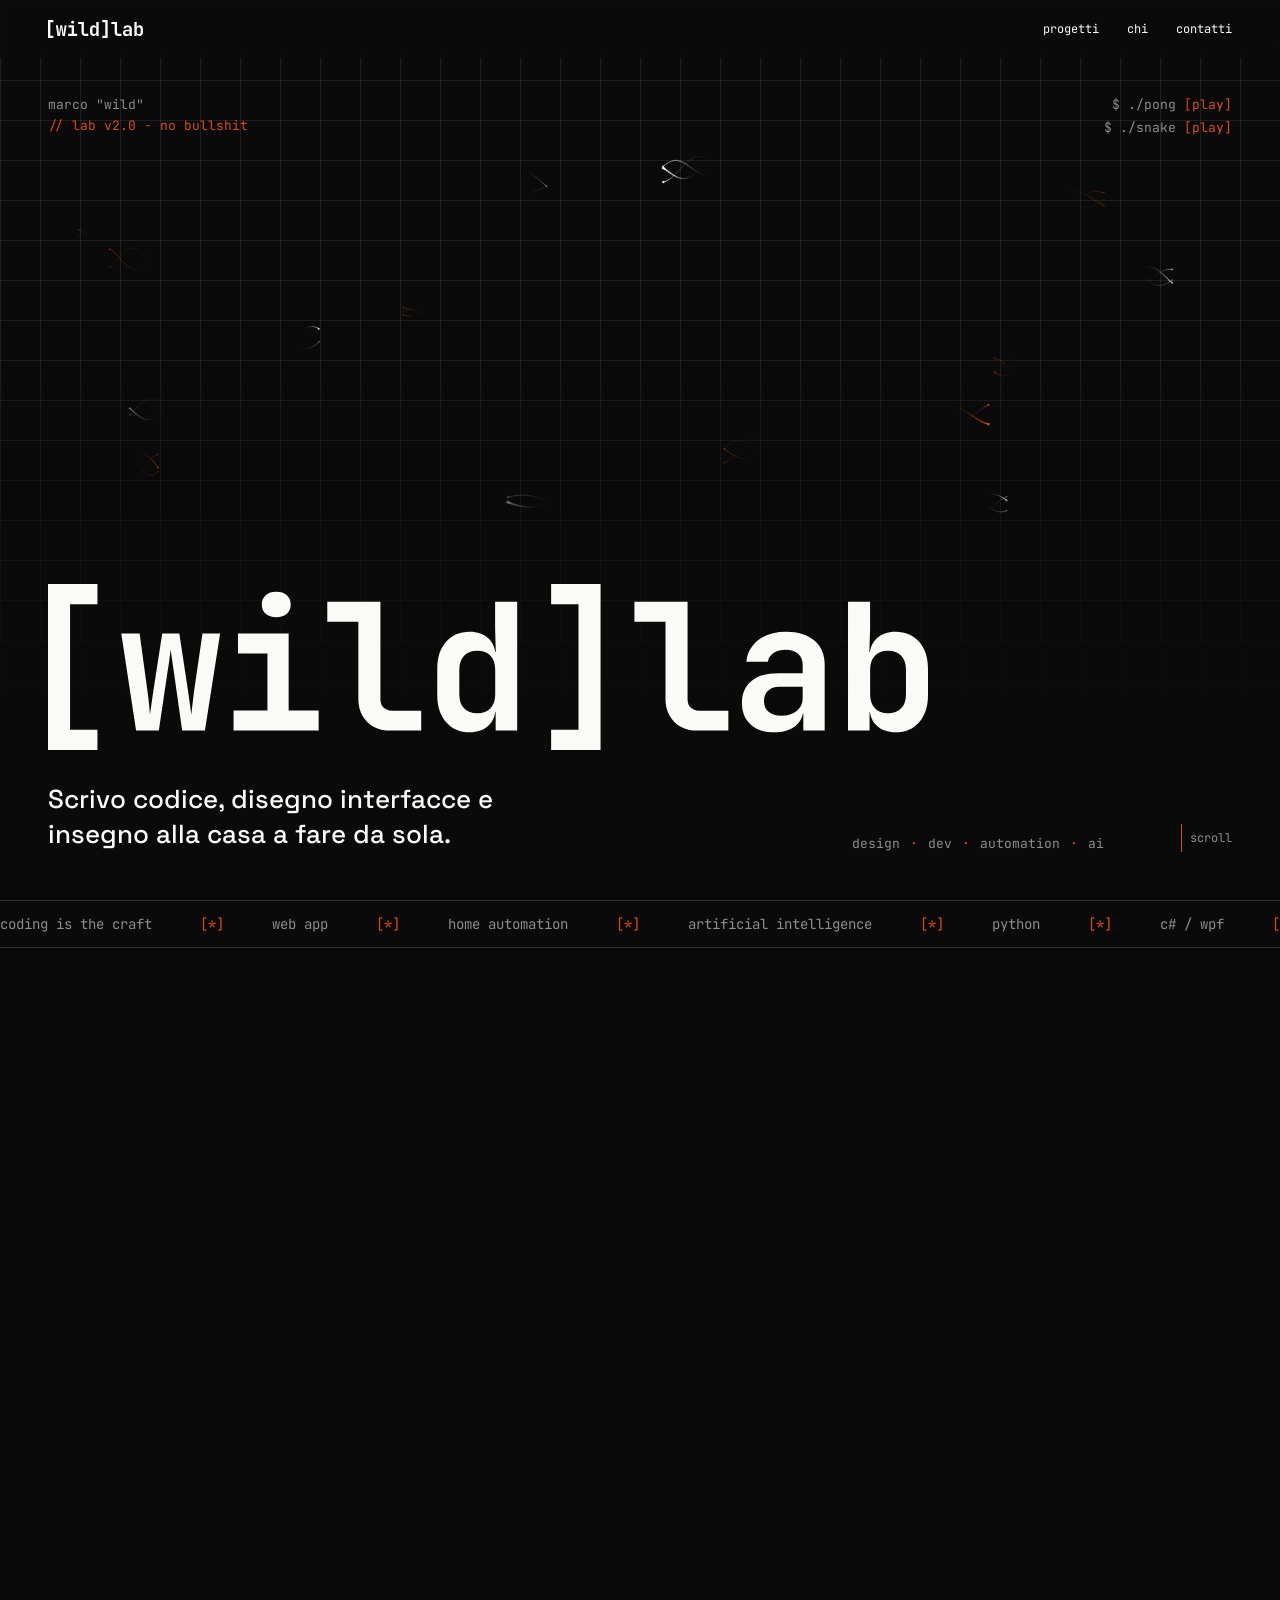
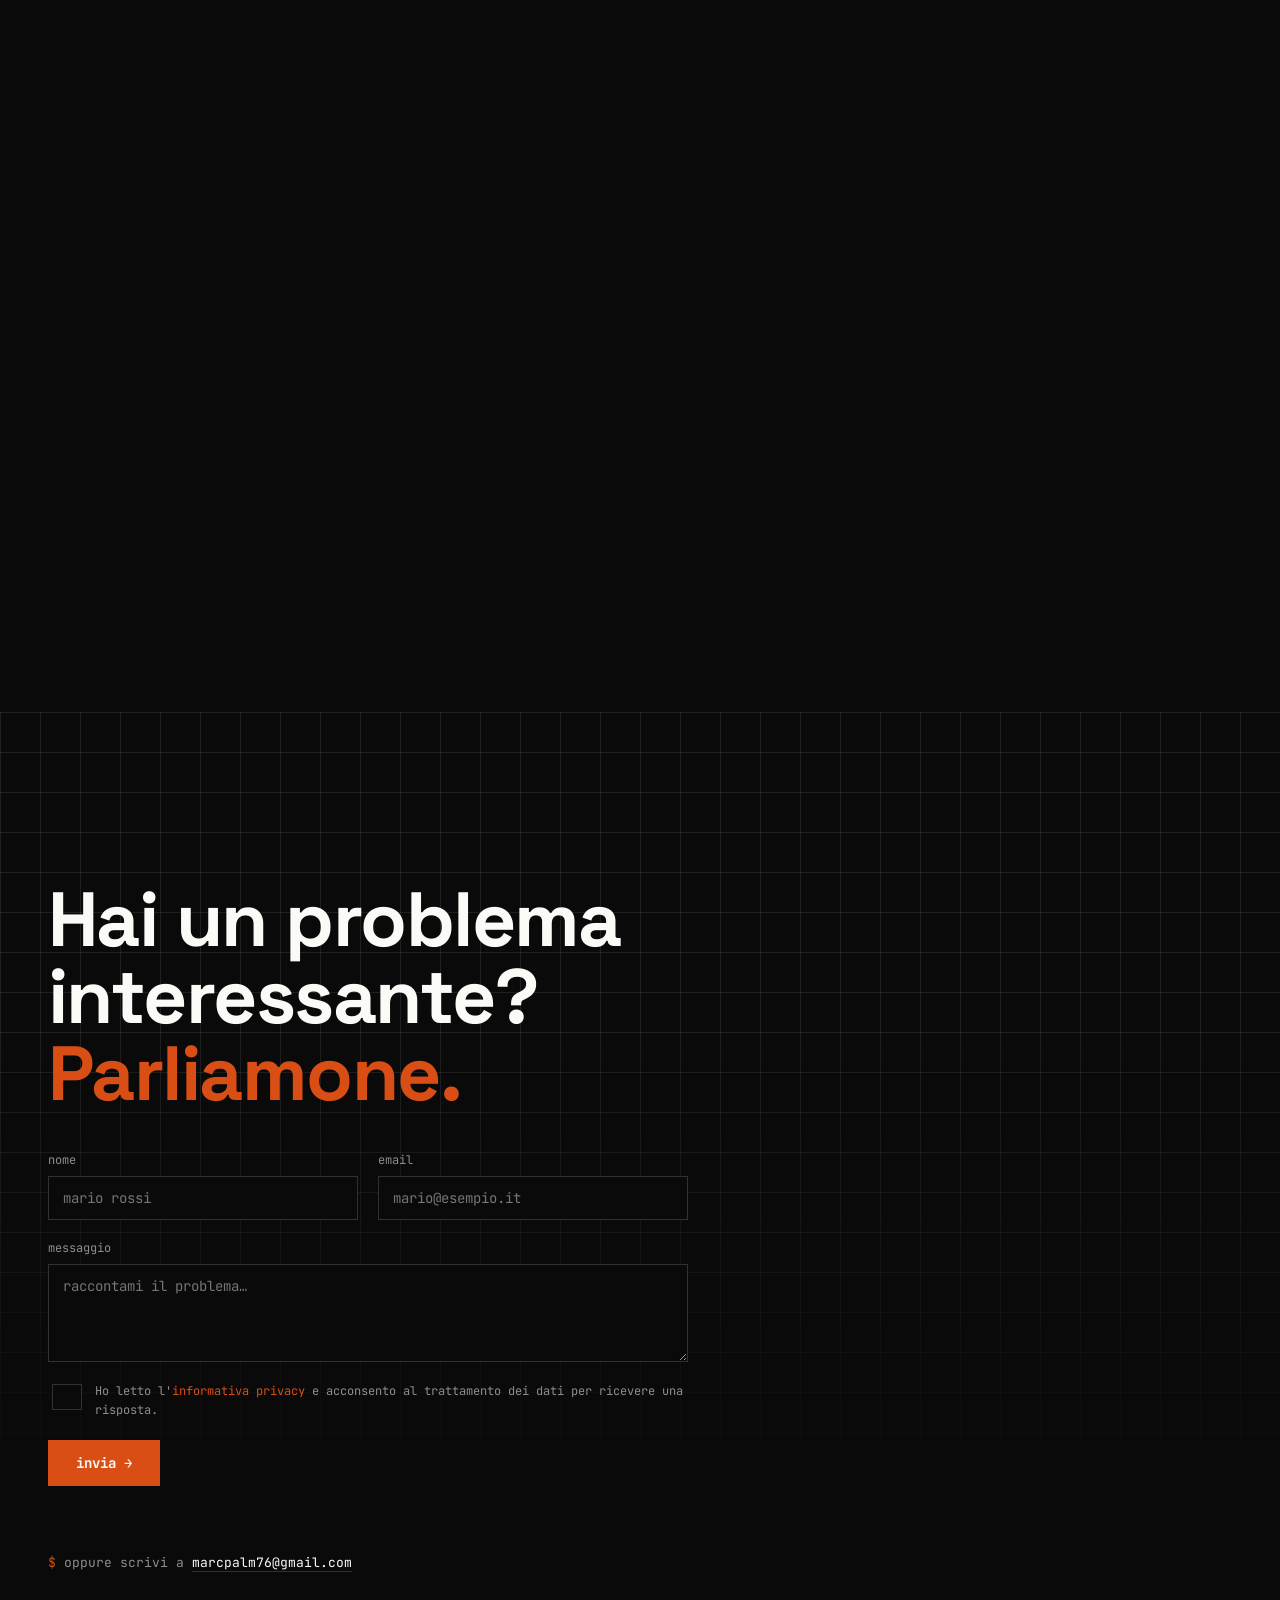
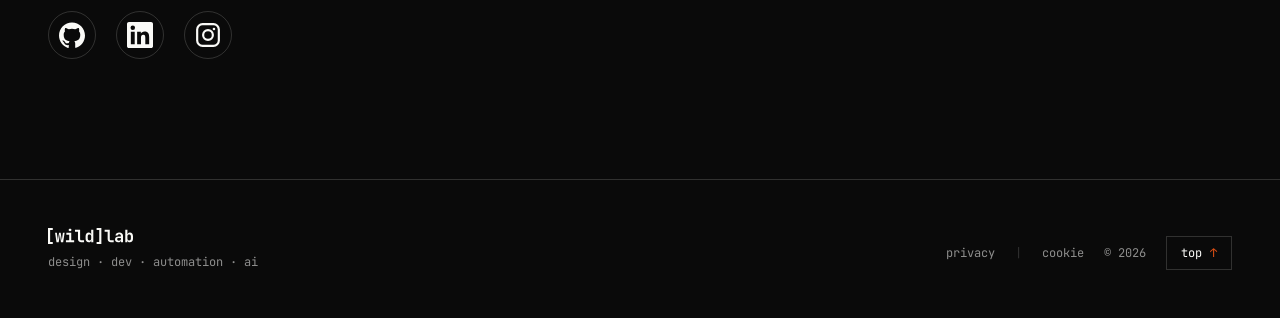
<file: index.html>
<!DOCTYPE html>
<html lang="it">
<head>
<meta charset="utf-8">
<meta name="viewport" content="width=device-width, initial-scale=1">
<script>
  // .js = contenuti animati via script; .booted = preloader già visto in questa sessione
  (function (d) {
    d.classList.add('js');
    var skip = window.matchMedia && window.matchMedia('(prefers-reduced-motion: reduce)').matches;
    try { if (sessionStorage.getItem('wl-booted')) skip = true; } catch (e) {}
    if (skip) d.classList.add('booted');
  })(document.documentElement);
</script>
<meta name="google-site-verification" content="6n95qmiWdIdMx7_6i-3iX0XWfZ9rsQnwUMPsYDpBGYw" />
<!-- Google Analytics - caricato solo dopo consenso (vedi js/main.js) -->
<script>
  window.dataLayer = window.dataLayer || [];
  function gtag(){dataLayer.push(arguments);}
  window.wlLoadGA = function () {
    if (window.__gaLoaded) return;
    window.__gaLoaded = true;
    var s = document.createElement('script');
    s.async = true;
    s.src = 'https://www.googletagmanager.com/gtag/js?id=G-8119K279L1';
    document.head.appendChild(s);
    gtag('js', new Date());
    gtag('config', 'G-8119K279L1');
  };
</script>
<title>[wild]lab - design · dev · automation · ai</title>
<meta name="description" content="Il laboratorio di Marco “Wild”: coding, web app, home automation e intelligenza artificiale. Niente fronzoli.">
<meta name="author" content="Marco Palmieri">
<meta name="publish_date" property="og:publish_date" content="2026-07-17T16:10:00+02:00">
<meta property="article:published_time" content="2026-07-17T16:10:00+02:00">
<meta property="article:modified_time" content="2026-10-28T11:00:00+01:00">
<meta property="article:author" content="Marco Palmieri">
<meta property="og:type" content="website">
<meta property="og:url" content="https://lordhenry76.github.io/">
<meta property="og:title" content="[wild]lab - design · dev · automation · ai">
<meta property="og:description" content="Il laboratorio di Marco “Wild”: coding, web app, home automation e intelligenza artificiale. Niente fronzoli.">
<meta property="og:image" content="https://lordhenry76.github.io/assets/og-image.png">
<meta property="og:image:width" content="1200">
<meta property="og:image:height" content="630">
<meta property="og:image:alt" content="[wild]lab - Scrivo codice, disegno interfacce e insegno alla casa a fare da sola.">
<meta property="og:locale" content="it_IT">
<meta name="twitter:card" content="summary_large_image">
<link rel="icon" href="assets/favicon.svg" type="image/svg+xml">
<link rel="icon" href="assets/favicon-32.png" sizes="32x32" type="image/png">
<link rel="apple-touch-icon" href="assets/favicon-180.png">
<link rel="canonical" href="https://lordhenry76.github.io/">
<link rel="stylesheet" href="css/style.css">
<script type="application/ld+json">
{
  "@context": "https://schema.org",
  "@graph": [
    {
      "@type": "Person",
      "@id": "https://lordhenry76.github.io/#marco",
      "name": "Marco Palmieri",
      "alternateName": "Marco “Wild”",
      "url": "https://lordhenry76.github.io/",
      "image": "https://lordhenry76.github.io/assets/marco-ritratto-fade.webp",
      "jobTitle": "Developer & designer",
      "description": "Coding, web app, home automation e intelligenza artificiale.",
      "knowsAbout": [
        "Python",
        "JavaScript",
        "C#",
        "WPF",
        "Home Assistant",
        "ESPHome",
        "Docker",
        "LLM",
        "RAG",
        "Web design"
      ],
      "sameAs": [
        "https://github.com/LordHenry76",
        "https://www.linkedin.com/in/marco-palmieri-2021/",
        "https://www.instagram.com/lordhenry76/"
      ]
    },
    {
      "@type": "WebSite",
      "@id": "https://lordhenry76.github.io/#site",
      "url": "https://lordhenry76.github.io/",
      "name": "[wild]lab",
      "inLanguage": "it-IT",
      "author": {
        "@id": "https://lordhenry76.github.io/#marco"
      }
    }
  ]
}
</script>
</head>
<body>

<div id="preloader">
  <div id="boot">
    <div class="line cursor-line"><span class="prompt">$</span><span class="cursor"></span></div>
  </div>
</div>

<nav>
  <a class="logo" href="#top"><img src="assets/wildlab-logo-negative.svg" alt="[wild]lab"></a>
  <div class="menu">
    <a href="#lavori">progetti</a>
    <a href="#chi">chi</a>
    <a href="#contatti">contatti</a>
  </div>
</nav>

<header id="top">
  <div class="grid-bg"></div>
  <div class="hero-meta mono">
    <span>marco "wild"</span>
    <span class="comment">// lab v2.0 - no bullshit</span>
  </div>
  <div class="arcade-links">
    <button type="button" class="pong-link mono" id="pong-link">$ ./pong <span class="accent">[play]</span></button>
    <button type="button" class="pong-link mono" id="snake-link">$ ./snake <span class="accent">[play]</span></button>
  </div>
  <canvas class="hero-particles" id="hero-particles" aria-hidden="true"></canvas>
  <div class="hero-content">
    <img class="hero-logo reveal" src="assets/wildlab-logo-negative.svg" alt="[wild]lab">
    <div class="hero-row">
      <p class="hero-claim reveal">Scrivo codice, disegno interfacce e insegno alla casa a fare da sola.</p>
      <div class="hero-tags">
        <span>design</span><span class="dot">·</span><span>dev</span><span class="dot">·</span><span>automation</span><span class="dot">·</span><span>ai</span>
      </div>
    </div>
  </div>
  <div class="scroll-hint">scroll</div>
</header>

<div class="marquee">
  <div class="marquee-track">
    <span>coding is the craft</span><span class="sep">[*]</span><span>web app</span><span class="sep">[*]</span><span>home automation</span><span class="sep">[*]</span><span>artificial intelligence</span><span class="sep">[*]</span><span>python</span><span class="sep">[*]</span><span>c# / wpf</span><span class="sep">[*]</span><span>javascript</span><span class="sep">[*]</span><span>docker</span><span class="sep">[*]</span><span>self-hosted</span><span class="sep">[*]</span>
    <span>coding is the craft</span><span class="sep">[*]</span><span>web app</span><span class="sep">[*]</span><span>home automation</span><span class="sep">[*]</span><span>artificial intelligence</span><span class="sep">[*]</span><span>python</span><span class="sep">[*]</span><span>c# / wpf</span><span class="sep">[*]</span><span>javascript</span><span class="sep">[*]</span><span>docker</span><span class="sep">[*]</span><span>self-hosted</span><span class="sep">[*]</span>
  </div>
</div>

<section id="ambiti">
  <div class="kicker reveal">[01] - ambiti</div>
  <h2 class="reveal">Quattro ambiti, un unico metodo.</h2>
  <div class="ambiti-grid reveal">
    <div class="ambito">
      <span class="tag">[cod]</span>
      <h3>Coding</h3>
      <p>L'attività principale. Frontend, Python, WordPress, automazioni. Codice pulito che tra un anno si legge ancora.</p>
    </div>
    <div class="ambito">
      <span class="tag">[web]</span>
      <h3>Web app</h3>
      <p>Applicazioni web su misura: dal gestionale interno al prodotto pubblico. Interfacce essenziali, zero pesi morti.</p>
    </div>
    <div class="ambito">
      <span class="tag">[hau]</span>
      <h3>Home automation</h3>
      <p>Home Assistant, YAML, integrazioni. La casa che si accende, si spegne e si regola da sola - senza cloud inutili.</p>
    </div>
    <div class="ambito">
      <span class="tag">[ai]</span>
      <h3>Intelligenza artificiale</h3>
      <p>LLM e automazioni AI dentro flussi di lavoro reali. Strumenti che fanno risparmiare tempo, non demo da conferenza.</p>
    </div>
  </div>
</section>

<section id="lavori">
  <div class="kicker reveal">[02] - progetti selezionati</div>
  <h2 class="reveal">Qualche progetto, zero fronzoli.</h2>
  <div>

    <article class="progetto reveal">
      <div class="progetto-info">
        <div class="progetto-meta"><span class="num">01</span><span>desktop app</span><span>10/2026</span></div>
        <h3>lemonize</h3>
        <p>Convertitore ed editor di file per Windows: trascini un file, tieni premuto Shift, Alt o Ctrl e una ruota di scelte si apre attorno al puntatore per convertire, comprimere, modificare o condividere. Tutto gira in locale.</p>
        <div class="progetto-tags"><span>c#</span><span>wpf</span><span>ffmpeg</span></div>
        <a class="progetto-link" href="https://github.com/LordHenry76/lemonize" target="_blank" rel="noopener">github →</a>
      </div>
      <div class="mockup-ipad"><img src="assets/lemonize.webp" width="2552" height="1920" loading="lazy" decoding="async" alt="Lemonize: finestra principale, ruota di conversione ed editor"></div>
    </article>

    <article class="progetto reveal">
      <div class="progetto-info">
        <div class="progetto-meta"><span class="num">02</span><span>home assistant</span><span>10/2026</span></div>
        <h3>ha-amazon-orders</h3>
        <p>Integrazione non ufficiale per Home Assistant che segue le consegne degli ordini Amazon: stato, avanzamento e consegna prevista di ogni pacco, con un evento a ogni cambiamento.</p>
        <div class="progetto-tags"><span>home assistant</span><span>python</span><span>hacs</span></div>
        <a class="progetto-link" href="https://github.com/LordHenry76/ha-amazon-orders" target="_blank" rel="noopener">github →</a>
      </div>
      <div class="mockup-ipad"><img src="assets/ha-amazon-orders.webp" width="1276" height="960" loading="lazy" decoding="async" alt="Card ha-amazon-orders in Home Assistant su iPad"></div>
    </article>

    <article class="progetto reveal">
      <div class="progetto-info">
        <div class="progetto-meta"><span class="num">03</span><span>home assistant</span><span>10/2026</span></div>
        <h3>ha-deliveroo</h3>
        <p>Integrazione non ufficiale per Home Assistant che traccia gli ordini Deliveroo: stato, fasi dell'ordine, orario di arrivo, avanzamento e codice da dare al rider, con un evento a ogni cambiamento per costruire automazioni.</p>
        <div class="progetto-tags"><span>home assistant</span><span>python</span><span>hacs</span></div>
        <a class="progetto-link" href="https://github.com/LordHenry76/ha-deliveroo" target="_blank" rel="noopener">github →</a>
      </div>
      <div class="mockup-ipad"><img src="assets/ha-deliveroo.webp" width="1276" height="960" loading="lazy" decoding="async" alt="Card ha-deliveroo in Home Assistant su iPad"></div>
    </article>

    <article class="progetto reveal">
      <div class="progetto-info">
        <div class="progetto-meta"><span class="num">04</span><span>web app</span><span>09/2026</span></div>
        <h3>lobalù</h3>
        <p>Software gestionale per la ricezione lavorazioni di una moderna calzoleria con stampa ricevute e cartellini di lavorazione.</p>
        <div class="progetto-tags"><span>web app</span><span>html</span><span>python</span></div>
      </div>
      <div class="mockup-ipad"><img src="assets/lobalu.webp" width="1951" height="1468" loading="lazy" decoding="async" alt="Gestionale lobalù su iPad"></div>
    </article>

    <article class="progetto reveal">
      <div class="progetto-info">
        <div class="progetto-meta"><span class="num">05</span><span>design · dev</span><span>07/2026</span></div>
        <h3>avvocatofirmani.it</h3>
        <p>Design e sviluppo del sito per uno studio legale di Pescara specializzato in risarcimento danni: statico, veloce, ottimizzato per la conversione.</p>
        <div class="progetto-tags"><span>html</span><span>css</span><span>javascript</span></div>
        <a class="progetto-link" href="https://avvocatofirmani.it" target="_blank" rel="noopener">visita il sito →</a>
      </div>
      <div class="mockup-ipad"><img src="assets/avvocatofirmani.webp" width="1518" height="1142" loading="lazy" decoding="async" alt="avvocatofirmani.it su iPad"></div>
    </article>

    <article class="progetto reveal">
      <div class="progetto-info">
        <div class="progetto-meta"><span class="num">06</span><span>web app</span><span>04/2026</span></div>
        <h3>blacksheep POS</h3>
        <p>Punto cassa web per un locale di specialità abruzzesi: categorie, comande e stampe di reparto in un'unica interfaccia touch. In servizio per tutta la stagione estiva 2026: 8 persone, 5 reparti coordinati e oltre 70.000 arrosticini passati dalla griglia.</p>
        <div class="progetto-tags"><span>web app</span><span>pos</span><span>touch ui</span></div>
      </div>
      <div class="mockup-ipad"><img src="assets/blacksheep-pos.webp" width="1518" height="1142" loading="lazy" decoding="async" alt="Blacksheep POS su iPad"></div>
    </article>

    <article class="progetto reveal">
      <div class="progetto-info">
        <div class="progetto-meta"><span class="num">07</span><span>coding</span><span>02/2026</span></div>
        <h3>whatsapp gateway</h3>
        <p>Ponte self-hosted tra WhatsApp e Chatwoot per uno studio legale: i messaggi dei clienti arrivano in un'unica casella condivisa, invece di restare sparsi sui telefoni. Il bridge è scritto in Python e poggia su un gateway OpenWA che ho modificato a livello di sorgente TypeScript.</p>
        <div class="progetto-tags"><span>python</span><span>rest api</span><span>docker</span></div>
      </div>
      <div class="mockup-ipad"><img src="assets/whatsapp-gateway.webp" width="1736" height="1306" loading="lazy" decoding="async" alt="Chatwoot con canale WhatsApp su iPad"></div>
    </article>

    <article class="progetto reveal">
      <div class="progetto-info">
        <div class="progetto-meta"><span class="num">08</span><span>ai</span><span>05/2025</span></div>
        <h3>lexa</h3>
        <p>Assistente legale basato su LLM e Google Gemini Notebook: chatbot che interroga archivi nazionali e risponde citando le fonti.</p>
        <div class="progetto-tags"><span>llm</span><span>notebooklm</span><span>python</span></div>
      </div>
      <div class="mockup-browser"><div class="shot"><img src="assets/lexa.webp" width="1448" height="1086" loading="lazy" decoding="async" alt="Editor con la pipeline RAG di lexa"></div></div>
    </article>

    <article class="progetto reveal">
      <div class="progetto-info">
        <div class="progetto-meta"><span class="num">09</span><span>home automation</span><span>03/2021</span></div>
        <h3>home assistant</h3>
        <p>Configurazione Home Assistant completa: 40+ automazioni, dashboard custom e zero dipendenze cloud.</p>
        <div class="progetto-tags"><span>home assistant</span><span>yaml</span><span>esphome</span></div>
      </div>
      <div class="mockup-ipad"><img src="assets/home-assistant.webp" width="1518" height="1142" loading="lazy" decoding="async" alt="Dashboard Home Assistant su iPad"></div>
    </article>

  </div>
</section>

<section id="chi">
  <div class="cols">
    <div class="chi-col reveal">
      <div class="kicker">[03] - chi</div>
      <div class="ritratto-wrap">
        <img class="ritratto" src="assets/marco-ritratto-fade.webp" width="1024" height="1536" loading="lazy" decoding="async" alt="Ritratto di Marco">
      </div>
      <div class="chi-caption">marco "wild" · design &amp; dev</div>
    </div>
    <div class="chi-testo reveal">
      <h2>Wild nell'approccio, essenziale nel risultato.</h2>
      <p>Sono Marco, per gli amici "Wild". [wild]lab è il laboratorio con cui firmo tutto quello che progetto e sviluppo: interfacce, siti, automazioni domestiche e strumenti che usano l'AI per fare cose utili - non per fare scena.</p>
      <p>Il metodo è sempre lo stesso: capire il problema, togliere il superfluo, scrivere codice che tra un anno si legga ancora. Niente fronzoli, niente concessioni al trendy. Mille no per ogni sì.</p>
      <div class="stack">
        <div class="stack-row"><span class="k">linguaggi</span><span class="v">Python · JavaScript · PHP · YAML · SQL</span></div>
        <div class="stack-row"><span class="k">web</span><span class="v">Html · CSS · Flask · frontend vanilla · REST API · Wordpress</span></div>
        <div class="stack-row"><span class="k">automation</span><span class="v">Home Assistant · ESPHome · MQTT · Node-RED</span></div>
        <div class="stack-row"><span class="k">ai</span><span class="v">LLM API · RAG · function calling · automazioni</span></div>
        <div class="stack-row"><span class="k">design</span><span class="v">identità visive · UI · editoria · Figma</span></div>
      </div>
    </div>
  </div>
</section>

<section id="contatti">
  <div class="grid-bg"></div>
  <div class="inner">
    <div class="kicker reveal">[04] - contatti</div>
    <h2 class="reveal">Hai un problema interessante? <span style="color:var(--accent)">Parliamone.</span></h2>
    <form class="contact-form reveal" action="https://formspree.io/f/xlgqbeqo" method="POST">
      <div class="form-row">
        <label>nome
          <input type="text" name="nome" required placeholder="mario rossi">
        </label>
        <label>email
          <input type="email" name="email" required placeholder="mario@esempio.it">
        </label>
      </div>
      <label>messaggio
        <textarea name="messaggio" required rows="4" placeholder="raccontami il problema…"></textarea>
      </label>
      <label class="form-consent mono">
        <input type="checkbox" name="privacy" required>
        <span>Ho letto l'<a href="privacy.html">informativa privacy</a> e acconsento al trattamento dei dati per ricevere una risposta.</span>
      </label>
      <button type="submit">invia →</button>
    </form>
    <p class="contact-mail mono reveal"><span class="prompt">$</span> oppure scrivi a <a href="mailto:marcpalm76@gmail.com">marcpalm76@gmail.com</a></p>
    <div class="social-links reveal">
      <a href="https://github.com/LordHenry76/" target="_blank" rel="noopener" aria-label="GitHub">
        <svg viewBox="0 0 24 24" width="26" height="26" fill="currentColor" aria-hidden="true"><path d="M12 .5C5.37.5 0 5.87 0 12.5c0 5.3 3.44 9.8 8.21 11.39.6.11.82-.26.82-.58 0-.29-.01-1.04-.02-2.05-3.34.73-4.04-1.61-4.04-1.61-.55-1.39-1.34-1.76-1.34-1.76-1.09-.75.08-.73.08-.73 1.21.09 1.84 1.24 1.84 1.24 1.07 1.84 2.81 1.31 3.5 1 .11-.78.42-1.31.76-1.61-2.67-.3-5.47-1.33-5.47-5.93 0-1.31.47-2.38 1.24-3.22-.13-.3-.54-1.52.11-3.18 0 0 1.01-.32 3.3 1.23a11.5 11.5 0 016 0c2.29-1.55 3.3-1.23 3.3-1.23.65 1.66.24 2.88.12 3.18.77.84 1.23 1.91 1.23 3.22 0 4.61-2.8 5.62-5.48 5.92.43.37.81 1.1.81 2.22 0 1.6-.01 2.9-.01 3.29 0 .32.21.7.82.58C20.57 22.29 24 17.8 24 12.5 24 5.87 18.63.5 12 .5z"/></svg>
      </a>
      <a href="https://www.linkedin.com/in/marco-palmieri-2021/" target="_blank" rel="noopener" aria-label="LinkedIn">
        <svg viewBox="0 0 24 24" width="26" height="26" fill="currentColor" aria-hidden="true"><path d="M20.45 20.45h-3.56v-5.57c0-1.33-.02-3.04-1.85-3.04-1.85 0-2.14 1.45-2.14 2.94v5.67H9.35V9h3.42v1.56h.05c.48-.9 1.64-1.85 3.37-1.85 3.6 0 4.27 2.37 4.27 5.46v6.28zM5.34 7.43a2.07 2.07 0 110-4.14 2.07 2.07 0 010 4.14zM7.12 20.45H3.55V9h3.57v11.45zM22.22 0H1.77C.79 0 0 .77 0 1.72v20.56C0 23.23.79 24 1.77 24h20.45c.98 0 1.78-.77 1.78-1.72V1.72C24 .77 23.2 0 22.22 0z"/></svg>
      </a>
      <a href="https://www.instagram.com/lordhenry76/" target="_blank" rel="noopener" aria-label="Instagram">
        <svg viewBox="0 0 24 24" width="26" height="26" fill="none" stroke="currentColor" stroke-width="2" aria-hidden="true"><rect x="2" y="2" width="20" height="20" rx="5"/><circle cx="12" cy="12" r="4.5"/><circle cx="17.5" cy="6.5" r="1.2" fill="currentColor" stroke="none"/></svg>
      </a>
    </div>
  </div>
</section>

<footer>
  <div class="footer-brand">
    <img src="assets/wildlab-logo-negative.svg" alt="[wild]lab">
    <span>design · dev · automation · ai</span>
  </div>
  <div class="footer-meta">
    <a href="privacy.html">privacy</a>
    <span class="sep">|</span>
    <button type="button" class="cookie-prefs" id="cookie-prefs">cookie</button>
    <span>© 2026</span>
    <a class="top-link" href="#top">top <span class="arrow">↑</span></a>
  </div>
</footer>

<div class="cookie-banner mono" id="cookie-banner" hidden>
  <div class="cookie-msg"><span class="prompt">$</span> cookies --statistici <span class="sub">// Google Analytics, solo per capire quante persone passano di qui. <a href="privacy.html">informativa</a></span></div>
  <div class="cookie-actions">
    <button type="button" id="cookie-accept">[accetta]</button>
    <button type="button" id="cookie-reject">[rifiuta]</button>
  </div>
</div>

<div class="pong-overlay" id="pong-overlay" hidden>
  <div class="pong-bar mono"><span><span class="prompt">$</span> ./pong - primo a 5 vince</span><span>wildlab arcade v0.1</span></div>
  <canvas id="pong-canvas" width="720" height="480"></canvas>
  <div class="pong-bar mono"><span>mouse, dito o ↑/↓ per muoverti · spazio o tap per servire</span><button type="button" class="pong-close" id="pong-close">esci [esc]</button></div>
</div>

<div class="pong-overlay" id="snake-overlay" hidden>
  <div class="pong-bar mono"><span><span class="prompt">$</span> ./snake - mangia, cresci, non sbattere</span><span>wildlab arcade v0.1</span></div>
  <canvas id="snake-canvas" width="720" height="480"></canvas>
  <div class="pong-bar mono"><span>frecce o swipe per girare · spazio o tap per iniziare</span><button type="button" class="pong-close" id="snake-close">esci [esc]</button></div>
</div>

<script src="js/main.js"></script>
</body>
</html>
</file>
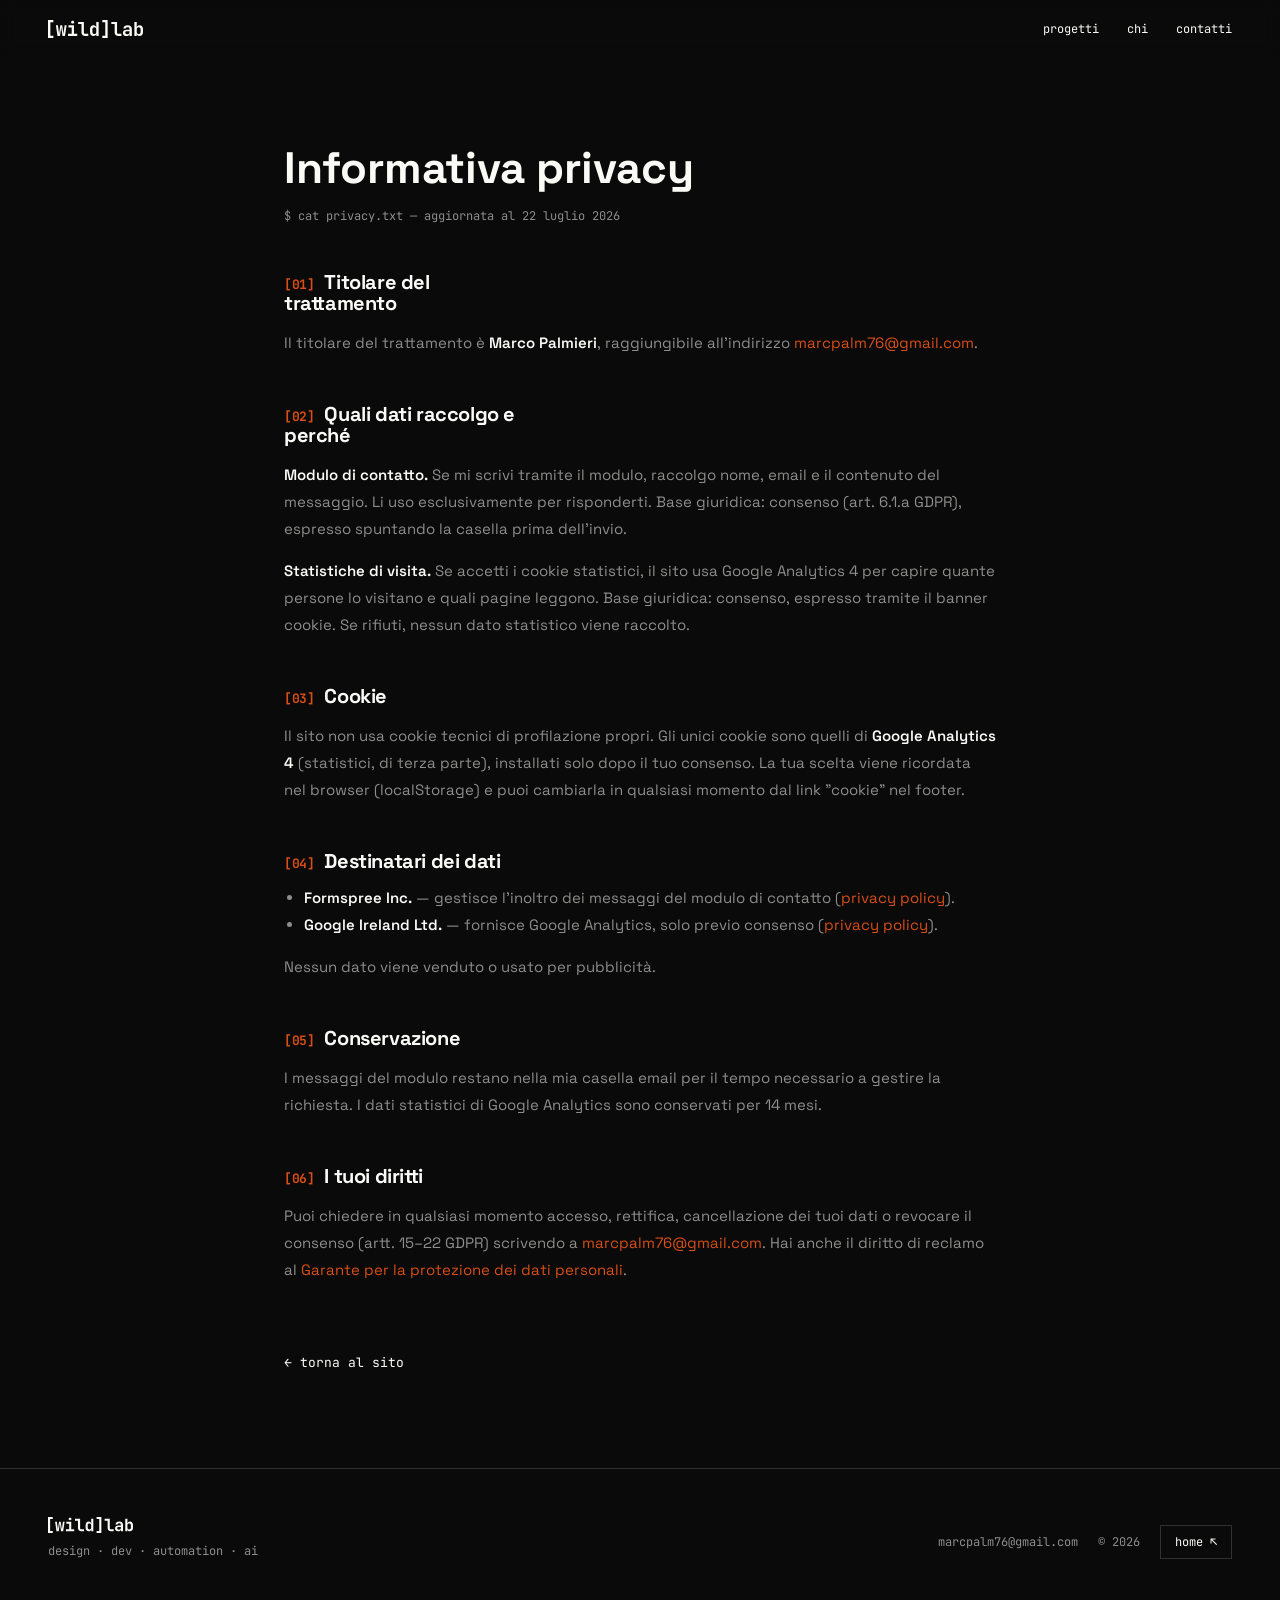
<file: privacy.html>
<!DOCTYPE html>
<html lang="it">
<head>
<meta charset="utf-8">
<meta name="viewport" content="width=device-width, initial-scale=1">
<meta name="robots" content="noindex">
<title>informativa privacy — [wild]lab</title>
<meta name="description" content="Informativa privacy e cookie del sito [wild]lab.">
<link rel="icon" href="assets/favicon.svg" type="image/svg+xml">
<link rel="icon" href="assets/favicon-32.png" sizes="32x32" type="image/png">
<link rel="apple-touch-icon" href="assets/favicon-180.png">
<link rel="stylesheet" href="css/style.css">
<style>
  .privacy-page { max-width: 760px; margin: 0 auto; padding: 140px 24px 96px; }
  .privacy-page h1 { font-size: clamp(28px, 5vw, 44px); margin: 0 0 12px; }
  .privacy-page .updated { font-family: 'JetBrains Mono', monospace; font-size: 12px; color: var(--sub); margin-bottom: 48px; }
  .privacy-page h2 { font-size: 20px; margin: 48px 0 12px; }
  .privacy-page h2 .tag { font-family: 'JetBrains Mono', monospace; font-size: 13px; color: var(--accent); margin-right: 10px; }
  .privacy-page p, .privacy-page li { font-size: 15px; line-height: 1.8; color: var(--sub); }
  .privacy-page strong { color: var(--fg); font-weight: 600; }
  .privacy-page ul { padding-left: 20px; margin: 12px 0; }
  .privacy-page a { color: var(--accent); text-decoration: none; }
  .privacy-page a:hover { text-decoration: underline; }
  .privacy-page .back { display: inline-block; font-family: 'JetBrains Mono', monospace; font-size: 13px; margin-top: 56px; color: var(--fg); }
  .privacy-page .back:hover { color: var(--accent); text-decoration: none; }
</style>
</head>
<body>

<nav>
  <a class="logo" href="index.html"><img src="assets/wildlab-logo-negative.svg" alt="[wild]lab"></a>
  <div class="menu">
    <a href="index.html#lavori">progetti</a>
    <a href="index.html#chi">chi</a>
    <a href="index.html#contatti">contatti</a>
  </div>
</nav>

<main class="privacy-page">
  <h1>Informativa privacy</h1>
  <div class="updated">$ cat privacy.txt — aggiornata al 22 luglio 2026</div>

  <h2><span class="tag">[01]</span>Titolare del trattamento</h2>
  <p>Il titolare del trattamento è <strong>Marco Palmieri</strong>, raggiungibile all'indirizzo <a href="mailto:marcpalm76@gmail.com">marcpalm76@gmail.com</a>.</p>

  <h2><span class="tag">[02]</span>Quali dati raccolgo e perché</h2>
  <p><strong>Modulo di contatto.</strong> Se mi scrivi tramite il modulo, raccolgo nome, email e il contenuto del messaggio. Li uso esclusivamente per risponderti. Base giuridica: consenso (art. 6.1.a GDPR), espresso spuntando la casella prima dell'invio.</p>
  <p><strong>Statistiche di visita.</strong> Se accetti i cookie statistici, il sito usa Google Analytics 4 per capire quante persone lo visitano e quali pagine leggono. Base giuridica: consenso, espresso tramite il banner cookie. Se rifiuti, nessun dato statistico viene raccolto.</p>

  <h2><span class="tag">[03]</span>Cookie</h2>
  <p>Il sito non usa cookie tecnici di profilazione propri. Gli unici cookie sono quelli di <strong>Google Analytics 4</strong> (statistici, di terza parte), installati solo dopo il tuo consenso. La tua scelta viene ricordata nel browser (localStorage) e puoi cambiarla in qualsiasi momento dal link "cookie" nel footer.</p>

  <h2><span class="tag">[04]</span>Destinatari dei dati</h2>
  <ul>
    <li><strong>Formspree Inc.</strong> — gestisce l'inoltro dei messaggi del modulo di contatto (<a href="https://formspree.io/legal/privacy-policy/" target="_blank" rel="noopener">privacy policy</a>).</li>
    <li><strong>Google Ireland Ltd.</strong> — fornisce Google Analytics, solo previo consenso (<a href="https://policies.google.com/privacy" target="_blank" rel="noopener">privacy policy</a>).</li>
  </ul>
  <p>Nessun dato viene venduto o usato per pubblicità.</p>

  <h2><span class="tag">[05]</span>Conservazione</h2>
  <p>I messaggi del modulo restano nella mia casella email per il tempo necessario a gestire la richiesta. I dati statistici di Google Analytics sono conservati per 14 mesi.</p>

  <h2><span class="tag">[06]</span>I tuoi diritti</h2>
  <p>Puoi chiedere in qualsiasi momento accesso, rettifica, cancellazione dei tuoi dati o revocare il consenso (artt. 15–22 GDPR) scrivendo a <a href="mailto:marcpalm76@gmail.com">marcpalm76@gmail.com</a>. Hai anche il diritto di reclamo al <a href="https://www.garanteprivacy.it" target="_blank" rel="noopener">Garante per la protezione dei dati personali</a>.</p>

  <a class="back" href="index.html">← torna al sito</a>
</main>

<footer>
  <div class="footer-brand">
    <img src="assets/wildlab-logo-negative.svg" alt="[wild]lab">
    <span>design · dev · automation · ai</span>
  </div>
  <div class="footer-meta">
    <a href="mailto:marcpalm76@gmail.com">marcpalm76@gmail.com</a>
    <span>© 2026</span>
    <a class="top-link" href="index.html">home ↖</a>
  </div>
</footer>

</body>
</html>
</file>
<file: css/style.css>
/* [wild]lab — landing page */
@font-face { font-family: 'Space Grotesk'; src: url('../fonts/SpaceGrotesk.woff2') format('woff2'); font-weight: 300 700; font-display: swap; }
@font-face { font-family: 'JetBrains Mono'; src: url('../fonts/JetBrainsMono.woff2') format('woff2'); font-weight: 100 800; font-display: swap; }

:root {
  --bg: #0A0A0A;
  --fg: #FAFAF7;
  --sub: rgba(250, 250, 247, 0.55);
  --border: rgba(250, 250, 247, 0.16);
  --grid: rgba(250, 250, 247, 0.09);
  --accent: #D94E15;
  --graphite: #3D3D3A;
  --chrome-bg: #1A1A18;
  --chrome-field: rgba(250, 250, 247, 0.08);
  --pad: clamp(20px, 5vw, 48px);
}

* { box-sizing: border-box; }
html { scroll-behavior: smooth; -webkit-text-size-adjust: 100%; text-size-adjust: 100%; }
body {
  margin: 0;
  background: var(--bg);
  color: var(--fg);
  font-family: 'Space Grotesk', sans-serif;
  -webkit-font-smoothing: antialiased;
}
a { color: inherit; }
a:hover { color: var(--accent); }
.mono { font-family: 'JetBrains Mono', monospace; }

/* Preloader */
#preloader {
  position: fixed; inset: 0; z-index: 100;
  background: var(--bg); color: var(--fg);
  font-family: 'JetBrains Mono', monospace; font-size: 14px;
  display: flex; align-items: flex-end; padding: var(--pad);
  transition: transform .7s cubic-bezier(.76, 0, .24, 1), opacity .5s;
}
#preloader.hide { transform: translateY(-100%); opacity: .4; }
#preloader.gone, html:not(.js) #preloader, .booted #preloader { display: none; }
#boot { display: flex; flex-direction: column; gap: 8px; width: 100%; }
#boot .line { display: flex; gap: 12px; opacity: .9; }
#boot .prompt { color: var(--graphite); }
#boot .ok { color: var(--accent); }
.cursor {
  display: inline-block; width: 9px; height: 17px;
  background: var(--accent);
  animation: blink 1s step-end infinite;
}
@keyframes blink { 0%, 49% { opacity: 1; } 50%, 100% { opacity: 0; } }

/* Reveal on scroll */
.js .reveal { opacity: 0; transform: translateY(28px); }
.js .reveal.in {
  opacity: 1; transform: translateY(0);
  transition: opacity .7s ease, transform .7s cubic-bezier(.22, 1, .36, 1);
}

/* Nav */
nav {
  position: fixed; top: 0; left: 0; right: 0; z-index: 50;
  display: flex; justify-content: space-between; align-items: center;
  padding: clamp(14px, 3vw, 20px) var(--pad);
  color: #FAFAF7;
  background: rgba(10, 10, 10, 0.8);
  backdrop-filter: blur(8px);
  -webkit-backdrop-filter: blur(8px);
}
nav .logo img { height: 18px; display: block; }
nav .menu { display: flex; gap: 28px; font-family: 'JetBrains Mono', monospace; font-size: 12px; }
nav .menu a { text-decoration: none; color: #FAFAF7; }
nav .menu a:hover { color: var(--accent); }

/* Hero */
header {
  min-height: 100svh;
  display: flex; flex-direction: column; justify-content: flex-end;
  padding: var(--pad); position: relative;
}
.grid-bg {
  position: absolute; inset: 0; pointer-events: none;
  background-image:
    linear-gradient(var(--grid) 1px, transparent 1px),
    linear-gradient(90deg, var(--grid) 1px, transparent 1px);
  background-size: 40px 40px;
  -webkit-mask-image: linear-gradient(to bottom, black 0%, black 35%, transparent 80%);
  mask-image: linear-gradient(to bottom, black 0%, black 35%, transparent 80%);
}
.hero-particles {
  position: absolute; left: 0; right: 0; width: 100%;
  top: 150px; height: 120px; z-index: 0;
  pointer-events: none;
  -webkit-mask-image: linear-gradient(to right, transparent 0%, black 12%, black 88%, transparent 100%);
  mask-image: linear-gradient(to right, transparent 0%, black 12%, black 88%, transparent 100%);
}
.hero-meta {
  font-family: 'JetBrains Mono', monospace; font-size: 13px; color: var(--sub);
  position: absolute; top: 96px; left: var(--pad);
  display: flex; flex-direction: column; gap: 4px;
}
.hero-meta .comment { color: var(--accent); }
.hero-content { display: flex; flex-direction: column; gap: 32px; }
.hero-logo { width: min(880px, 86vw); display: block; }
.hero-row {
  display: flex; justify-content: space-between; align-items: flex-end;
  flex-wrap: wrap; gap: 16px; padding-right: clamp(70px, 10vw, 140px);
}
.hero-claim {
  margin: 0; font-size: clamp(18px, 2.2vw, 26px); font-weight: 500;
  max-width: 32ch; line-height: 1.35; text-wrap: pretty;
}
.hero-tags {
  font-family: 'JetBrains Mono', monospace; font-size: 13px; color: var(--sub);
  display: flex; gap: 10px; flex-wrap: wrap;
}
.hero-tags .dot { color: var(--accent); }
.scroll-hint {
  position: absolute; bottom: var(--pad); right: var(--pad);
  font-family: 'JetBrains Mono', monospace; font-size: 12px; color: var(--sub);
  display: flex; align-items: center; gap: 8px;
}
.scroll-hint::before { content: ''; width: 1px; height: 28px; background: var(--accent); }

/* Marquee */
.marquee {
  overflow: hidden;
  border-top: 1px solid var(--border);
  border-bottom: 1px solid var(--border);
  padding: 14px 0;
}
.marquee-track {
  display: flex; width: max-content;
  animation: marquee 80s linear infinite;
  font-family: 'JetBrains Mono', monospace; font-size: 14px;
  color: var(--sub); white-space: nowrap;
}
.marquee-track > span { margin-right: 48px; }
.marquee-track .sep { color: var(--accent); }
@keyframes marquee { from { transform: translateX(0); } to { transform: translateX(-50%); } }

/* Sections */
section { padding: clamp(64px, 10vw, 120px) var(--pad); }
.kicker {
  font-family: 'JetBrains Mono', monospace; font-size: 13px;
  color: var(--accent); margin-bottom: 12px;
}
h2 {
  margin: 0 0 64px; font-size: clamp(32px, 4.5vw, 56px);
  font-weight: 700; letter-spacing: -.02em; line-height: 1.05; max-width: 20ch;
}

/* Ambiti */
.ambiti-grid {
  display: grid; grid-template-columns: repeat(auto-fit, minmax(240px, 1fr));
  gap: 1px; background: var(--border); border: 1px solid var(--border);
}
.ambito {
  background: var(--bg); padding: 32px 28px;
  display: flex; flex-direction: column; gap: 14px; min-height: 200px;
}
.ambito:hover { background: rgba(250, 250, 247, 0.05); }
.ambito .tag { font-family: 'JetBrains Mono', monospace; font-size: 12px; color: var(--accent); }
.ambito h3 { margin: 0; font-size: 24px; font-weight: 700; letter-spacing: -.01em; }
.ambito p { margin: 0; font-size: 14.5px; line-height: 1.6; color: var(--sub); text-wrap: pretty; }

/* Portfolio */
#lavori h2 { margin-bottom: 72px; }
.progetto {
  border-top: 1px solid var(--border); padding: 40px 0;
  display: grid; grid-template-columns: repeat(auto-fit, minmax(min(100%, 340px), 1fr));
  gap: clamp(24px, 4vw, 48px); align-items: start;
}
.progetto-info { display: flex; flex-direction: column; gap: 18px; }
.progetto-meta {
  display: flex; gap: 16px; align-items: baseline;
  font-family: 'JetBrains Mono', monospace; font-size: 13px; color: var(--sub);
}
.progetto-meta .num { color: var(--accent); }
.progetto h3 {
  margin: 0; font-size: clamp(28px, 3.4vw, 44px);
  font-weight: 700; letter-spacing: -.02em; line-height: 1;
}
.progetto p { margin: 0; font-size: 15px; line-height: 1.6; color: var(--sub); max-width: 44ch; text-wrap: pretty; }
.progetto-tags { display: flex; gap: 8px; flex-wrap: wrap; }
.progetto-tags span {
  font-family: 'JetBrains Mono', monospace; font-size: 11.5px; color: var(--sub);
  border: 1px solid var(--border); padding: 4px 10px;
}
.mockup-ipad {
  aspect-ratio: 1276 / 960; width: 86%; margin: 0 auto;
  border-radius: 26px; overflow: hidden;
}
.mockup-ipad img, .mockup-browser .shot img { width: 100%; height: 100%; object-fit: contain; display: block; }
.mockup-browser { border: 1px solid var(--border); border-radius: 10px; overflow: hidden; width: 86%; margin: 0 auto; }
.mockup-browser .shot { aspect-ratio: 1276 / 960; }
.mockup-browser .shot img { object-fit: cover; }

/* About */
#chi .cols {
  display: grid; grid-template-columns: repeat(auto-fit, minmax(min(100%, 340px), 1fr));
  gap: clamp(32px, 5vw, 64px); align-items: start;
}
.ritratto-wrap { position: relative; width: min(320px, 100%); }
.ritratto { width: 100%; height: auto; aspect-ratio: 2 / 3; object-fit: cover; display: block; }
.chi-col { display: flex; flex-direction: column; gap: 24px; }
.chi-caption { font-family: 'JetBrains Mono', monospace; font-size: 12px; color: var(--sub); }
.chi-testo { display: flex; flex-direction: column; gap: 28px; }
.chi-testo h2 { margin: 0; font-size: clamp(30px, 4vw, 50px); line-height: 1.1; text-wrap: pretty; }
.chi-testo > p { margin: 0; font-size: 17px; line-height: 1.7; color: var(--sub); max-width: 56ch; text-wrap: pretty; }
.stack { border-top: 1px solid var(--border); }
.stack-row {
  display: grid; grid-template-columns: minmax(110px, 180px) 1fr; gap: 16px;
  padding: 16px 0; border-bottom: 1px solid var(--border); align-items: baseline;
  font-family: 'JetBrains Mono', monospace;
}
.stack-row .k { font-size: 12px; color: var(--accent); }
.stack-row .v { font-size: 13.5px; color: var(--sub); line-height: 1.6; }

/* Contatti */
#contatti {
  padding: clamp(80px, 12vw, 140px) var(--pad) clamp(64px, 10vw, 120px);
  position: relative;
}
#contatti .grid-bg {
  -webkit-mask-image: linear-gradient(to bottom, black 0%, black 30%, transparent 75%);
  mask-image: linear-gradient(to bottom, black 0%, black 30%, transparent 75%);
}
#contatti .inner { position: relative; }
#contatti h2 { margin-bottom: 40px; font-size: clamp(36px, 6vw, 84px); line-height: 1; max-width: 16ch; text-wrap: pretty; }
.contatti-links {
  display: flex; flex-direction: column; gap: 2px;
  font-family: 'JetBrains Mono', monospace; font-size: clamp(15px, 1.8vw, 20px);
}
.contatti-links a {
  text-decoration: none; color: var(--fg); padding: 14px 0;
  border-top: 1px solid var(--border);
  display: flex; justify-content: space-between; align-items: center;
}
.contatti-links a:last-child { border-bottom: 1px solid var(--border); }
.contatti-links a:hover { color: var(--accent); }
.contatti-links .arrow { color: var(--accent); }
.social-links { display: flex; gap: 20px; align-items: center; }
.social-links a {
  color: var(--fg); display: inline-flex; padding: 10px;
  border: 1px solid var(--border); border-radius: 50%;
  transition: color .2s, border-color .2s, transform .2s;
}
.social-links a:hover { color: var(--accent); border-color: var(--accent); transform: translateY(-2px); }

/* Form contatti */
.contact-form { display: flex; flex-direction: column; gap: 20px; max-width: 640px; margin-bottom: 64px; }
.form-row { display: grid; grid-template-columns: repeat(auto-fit, minmax(min(100%, 260px), 1fr)); gap: 20px; }
.contact-form label {
  display: flex; flex-direction: column; gap: 8px;
  font-family: 'JetBrains Mono', monospace; font-size: 12px; color: var(--sub);
}
.contact-form input, .contact-form textarea {
  background: var(--bg); border: 1px solid var(--border); color: var(--fg);
  font-family: 'JetBrains Mono', monospace; font-size: 14px;
  padding: 12px 14px; outline: none; border-radius: 0;
}
.contact-form textarea { resize: vertical; }
.contact-form input:focus, .contact-form textarea:focus { border-color: var(--accent); }
.contact-form button {
  align-self: flex-start; background: var(--accent); color: #FAFAF7; border: none;
  font-family: 'JetBrains Mono', monospace; font-size: 14px; font-weight: 700;
  padding: 14px 28px; cursor: pointer;
}
.contact-form button:hover { background: var(--fg); color: var(--bg); }
.contact-form button:disabled { opacity: .5; cursor: wait; }
.form-status { font-family: 'JetBrains Mono', monospace; font-size: 13px; color: var(--sub); min-height: 1.2em; }
.form-status .ok { color: var(--accent); }

/* Modale conferma form */
.form-modal {
  position: fixed; inset: 0; z-index: 200;
  background: rgba(10, 10, 10, 0.75);
  display: flex; align-items: center; justify-content: center;
  opacity: 0; pointer-events: none; transition: opacity .3s;
}
.form-modal.open { opacity: 1; pointer-events: auto; }
.form-modal-box {
  background: var(--bg); border: 1px solid var(--border);
  padding: 36px 40px; max-width: 420px; width: calc(100% - 48px);
  display: flex; flex-direction: column; gap: 24px;
  transform: translateY(12px); transition: transform .3s;
}
.form-modal.open .form-modal-box { transform: translateY(0); }
.form-modal-msg { font-size: 15px; line-height: 1.7; color: var(--fg); }
.form-modal-msg .prompt { color: var(--graphite); }
.form-modal-msg .ok { color: var(--accent); }
.form-modal-msg .sub { color: var(--sub); font-size: 13px; }
.form-modal-close {
  align-self: flex-start; background: transparent; border: 1px solid var(--border);
  color: var(--fg); font-family: 'JetBrains Mono', monospace; font-size: 13px;
  padding: 10px 18px; cursor: pointer;
}
.form-modal-close:hover { color: var(--accent); border-color: var(--accent); }

/* Footer */
footer {
  padding: var(--pad); border-top: 1px solid var(--border);
  display: flex; justify-content: space-between; align-items: flex-end;
  flex-wrap: wrap; gap: 24px;
}
.footer-brand { display: flex; flex-direction: column; gap: 10px; }
.footer-brand img { height: 16px; align-self: flex-start; }
.footer-brand span, .footer-meta { font-family: 'JetBrains Mono', monospace; font-size: 12px; color: var(--sub); }
.footer-meta { display: flex; gap: 20px; align-items: center; flex-wrap: wrap; }
.footer-meta .sep { color: var(--border); user-select: none; }
.footer-meta .top-link { margin-left: auto; }
.footer-meta span { white-space: nowrap; }
.footer-meta .top-link {
  color: var(--fg); border: 1px solid var(--border); padding: 8px 14px;
  display: flex; align-items: center; gap: 8px;
}
.footer-meta .top-link .arrow { color: var(--accent); }
.footer-meta .top-link:hover { color: var(--accent); border-color: var(--accent); }
.footer-meta a { color: var(--sub); text-decoration: none; }
.footer-meta a:hover { color: var(--accent); }

/* Pong */
.arcade-links {
  position: absolute; top: 96px; right: var(--pad);
  display: flex; flex-direction: column; gap: 6px; align-items: flex-end;
}
.pong-link {
  background: none; border: none; padding: 0; cursor: pointer;
  font-family: 'JetBrains Mono', monospace; font-size: 13px; color: var(--sub);
}
.pong-link:hover { color: var(--accent); }
.pong-link .accent { color: var(--accent); }
.pong-overlay {
  position: fixed; inset: 0; z-index: 300;
  background: rgba(10, 10, 10, 0.8);
  backdrop-filter: blur(6px); -webkit-backdrop-filter: blur(6px);
  display: flex; flex-direction: column; align-items: center; justify-content: center; gap: 16px;
  color: var(--fg);
  padding: 12px; box-sizing: border-box; overflow: auto;
}
.pong-overlay[hidden] { display: none; }
.pong-bar {
  display: flex; justify-content: space-between; align-items: center; gap: 16px; flex-wrap: wrap;
  width: min(720px, 92vw, calc((100dvh - 130px) * 1.5)); font-size: 12px; color: var(--sub);
}
.pong-bar .prompt { color: var(--accent); }
#pong-canvas, #snake-canvas {
  width: min(720px, 92vw, calc((100dvh - 130px) * 1.5)); aspect-ratio: 3 / 2;
  border: 1px solid var(--border); background: #0A0A0A; touch-action: none;
}
.pong-close {
  background: transparent; border: 1px solid var(--border); color: var(--fg);
  font-family: 'JetBrains Mono', monospace; font-size: 12px; padding: 8px 14px; cursor: pointer;
}
.pong-close:hover { color: var(--accent); border-color: var(--accent); }

@media (max-width: 700px) {
  .footer-brand span, .footer-meta { font-size: 11px; }
  .footer-meta { gap: 12px; width: 100%; }
  .footer-meta .top-link { padding: 6px 10px; }
  .hero-meta { top: 84px; }
  .hero-meta .comment { max-width: 52vw; }
  .arcade-links { top: 84px; right: var(--pad); }
}

/* iPhone landscape: hero logo too tall */
@media (max-height: 500px) {
  header { padding-top: 150px; }
  .hero-logo { width: min(420px, 46vw); }
  .hero-content { gap: 20px; }
  .hero-claim { font-size: 17px; }
}


/* Cookie banner */
.cookie-banner {
  position: fixed; left: 24px; right: 24px; bottom: 24px; z-index: 300;
  background: var(--bg); border: 1px solid var(--border);
  padding: 18px 22px; display: flex; align-items: center; justify-content: space-between;
  gap: 24px; flex-wrap: wrap; font-size: 13px;
  box-shadow: 0 12px 40px rgba(0, 0, 0, 0.5);
}
.cookie-banner[hidden] { display: none; }
.cookie-msg { color: var(--fg); line-height: 1.6; }
.cookie-msg .prompt { color: var(--graphite); }
.cookie-msg .sub { color: var(--sub); }
.cookie-msg a { color: var(--accent); text-decoration: none; }
.cookie-msg a:hover { text-decoration: underline; }
.cookie-actions { display: flex; gap: 12px; }
.cookie-actions button {
  background: transparent; border: 1px solid var(--border); color: var(--fg);
  font-family: 'JetBrains Mono', monospace; font-size: 13px;
  padding: 10px 16px; cursor: pointer;
}
.cookie-actions button:hover { color: var(--accent); border-color: var(--accent); }
#cookie-accept { border-color: var(--accent); color: var(--accent); }
#cookie-accept:hover { background: var(--accent); color: #FAFAF7; }
.cookie-prefs {
  background: none; border: none; padding: 0; cursor: pointer;
  font-family: 'JetBrains Mono', monospace; font-size: inherit; color: inherit;
}
.cookie-prefs:hover { color: var(--accent); }
@media (max-width: 640px) {
  .cookie-banner { left: 12px; right: 12px; bottom: 12px; }
}

/* Consenso privacy nel form */
.form-consent {
  flex-direction: row !important; align-items: flex-start; gap: 10px !important;
  font-size: 12px; color: var(--sub); line-height: 1.6; cursor: pointer;
}
.form-consent input[type="checkbox"] {
  appearance: none; -webkit-appearance: none; flex: none;
  width: 16px; height: 16px; margin-top: 2px;
  background: var(--bg); border: 1px solid var(--border); cursor: pointer;
}
.form-consent input[type="checkbox"]:checked {
  background: var(--accent); border-color: var(--accent);
}
.form-consent a { color: var(--accent); text-decoration: none; }
.form-consent a:hover { text-decoration: underline; }

.progetto-link { color: var(--accent); text-decoration: none; font-size: 14px; letter-spacing: .04em; align-self: flex-start; }
.progetto-link:hover { text-decoration: underline; }

/* Riduci movimento: niente animazioni decorative */
@media (prefers-reduced-motion: reduce) {
  html { scroll-behavior: auto; }
  .marquee-track, .cursor { animation: none; }
  .js .reveal, .js .reveal.in { opacity: 1; transform: none; transition: none; }
}

/* Aree di tocco più ampie per i link piccoli: padding + margine negativo, l'aspetto non cambia */
nav .menu a, .footer-meta a:not(.top-link), .cookie-prefs, .progetto-link { padding: 14px 6px; margin: -14px -6px; }
nav .logo { padding: 13px 0; margin: -13px 0; }
.pong-link { padding: 3px 0; margin: -3px 0; }

/* Email diretta sotto il form */
.contact-mail { margin: -32px 0 40px; font-size: 13px; color: var(--sub); }
.contact-mail .prompt { color: var(--accent); }
.contact-mail a { color: var(--fg); text-decoration: underline; text-decoration-color: var(--border); text-underline-offset: 4px; padding: 12px 0; }
.contact-mail a:hover { color: var(--accent); text-decoration-color: var(--accent); }
</file>
